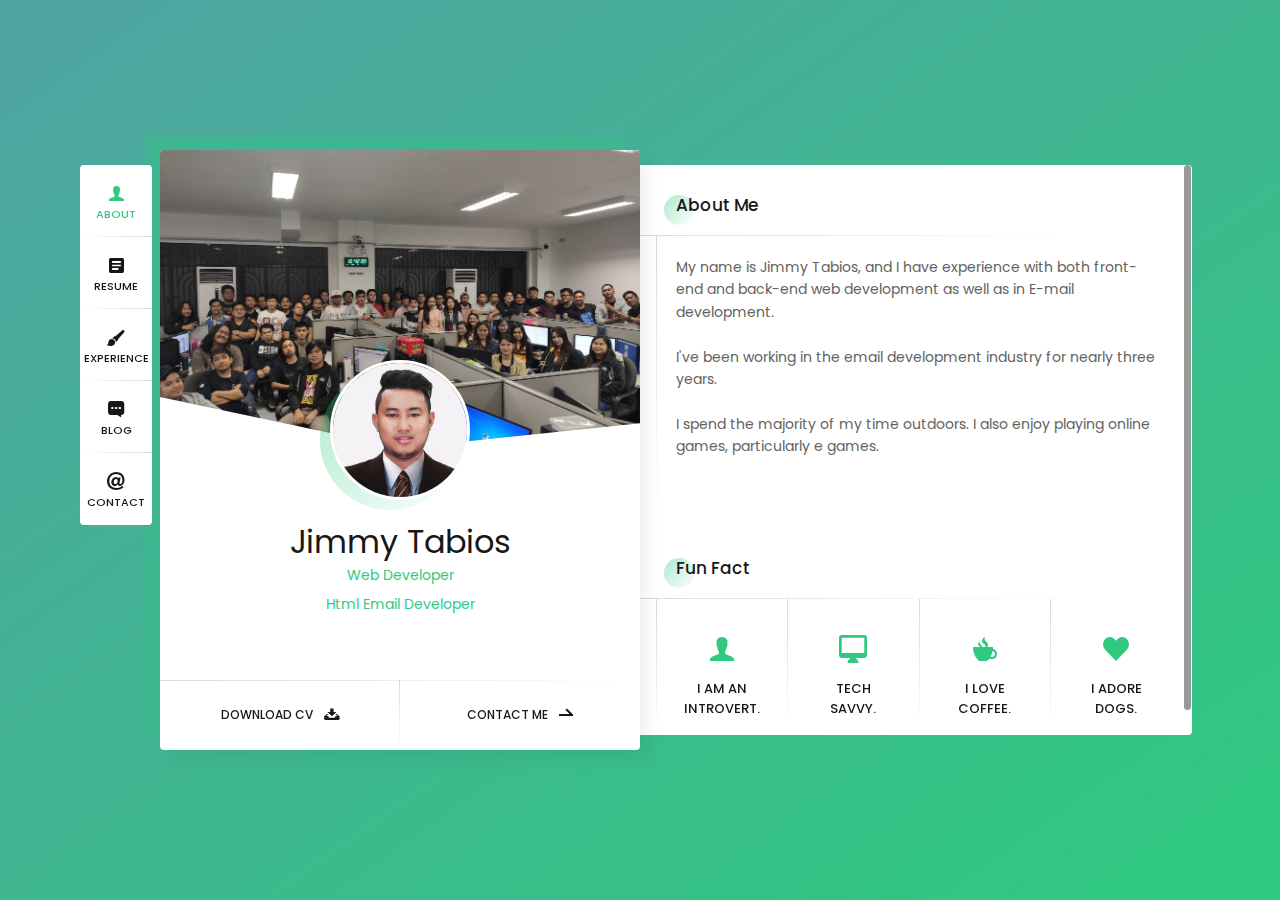
<file: index.html>
<!DOCTYPE html>
<html lang="en">
<meta http-equiv="content-type" content="text/html;charset=UTF-8" />
<head>
	<!-- Basic -->
	
	<meta charset="UTF-8" />
	<meta http-equiv="X-UA-Compatible" content="IE=edge"> 
	<title>JIMMY TABIOS</title>
	<meta name="viewport" content="width=device-width, initial-scale=1, maximum-scale=1" />
	<meta name="description" content="CV & Resume Informational Site" />
	<meta name="keywords" content="Jimmy Tabios profile site, resume site, personal site, cv, portfolio" />
	<meta name="author" content="Jimmy Tabios" />
	
	<!-- Load Fonts -->
	
	<link href="https://fonts.googleapis.com/css?family=Poppins:100,100i,200,200i,300,300i,400,400i,500,500i,600,600i,700,700i,800,800i,900,900i" rel="stylesheet">
	<link rel="stylesheet" href="https://use.fontawesome.com/releases/v5.0.9/css/all.css" integrity="sha384-5SOiIsAziJl6AWe0HWRKTXlfcSHKmYV4RBF18PPJ173Kzn7jzMyFuTtk8JA7QQG1" crossorigin="anonymous">
	<!--	Load CSS -->
	
	<link rel="stylesheet" href="css/basic.css" />
	<link rel="stylesheet" href="css/layout.css" />
	<link rel="stylesheet" href="css/blogs.css" />
	<link rel="stylesheet" href="css/ionicons.css" />
	<link rel="stylesheet" href="css/magnific-popup.css" />
	<link rel="stylesheet" href="css/animate.css" />
	<link rel="stylesheet" href="css/gradient.css" />
	
	<!--Template Colors -->
	
	<link rel="stylesheet" href="css/template-colors/green.css" />
	
	<!--
		Favicons
	-->
	<link rel="shortcut icon" href="images/icon.png">
	
</head>

<body>
	<div class="page">

		
		<!-- preloader -->
		<div class="preloader">
			<div class="centrize full-width">
				<div class="vertical-center">
					<div class="spinner">
						<div class="double-bounce1"></div>
						<div class="double-bounce2"></div>
					</div>
				</div>
			</div>
		</div>

		<!-- background -->
		<div class="background gradient">
			<ul class="bg-bubbles">
      <li></li>
      <li></li>
      <li></li>
      <li></li>
      <li></li>
      <li></li>
      <li></li>
      <li></li>
      <li></li>
      <li></li>
    </ul>
		</div>

		<!--
			Container
		-->
		<div class="container opened" data-animation-in="fadeInLeft" data-animation-out="fadeOutLeft">

			<!--
				Header
			-->
			<header class="header">

				<!-- menu -->
				<div class="top-menu">
					<ul>
						<li class="active">
							<a href="#about-card">
								<span class="icon ion-person"></span>
								<span class="link">About</span>
							</a>
						</li>
						<li>
							<a href="#resume-card">
								<span class="icon ion-android-list"></span>
								<span class="link">Resume</span>
							</a>
						</li>
						<li>
							<a href="#works-card">
								<span class="icon ion-paintbrush"></span>
								<span class="link">Experience</span>
							</a>
						</li>
						<li>
							<a href="#blog-card">
								<span class="icon ion-chatbox-working"></span>
								<span class="link">Blog</span>
							</a>
						</li>
						<li>
							<a href="#contacts-card">
								<span class="icon ion-at"></span>
								<span class="link">Contact</span>
							</a>
						</li>
					</ul>
				</div>

			</header>

			<!--
				Card - Started
			-->
			<div class="card-started" id="home-card">

				<!--
					Profile
				-->
				<div class="profile">

					<!-- profile image -->
					<div class="slide" style="background-image: url(images/Bg.jpg);"></div>

					<!-- profile photo -->
					<div class="image">
						<img src="images/profile.jpg" alt="" />
					</div>

					<!-- profile titles -->
					<div class="title">Jimmy Tabios</div>
					<div class="subtitle">Web Developer</div>
					<div class="subtitle">Html Email Developer</div>
				

					<!-- profile socials -->
					<div class="social">
						<a target="_blank" href="https://web.facebook.com/khayzer07"><span class="fab fa-facebook"></span></a>
						<a target="_blank" href="https://www.linkedin.com/in/jimmy-tabios-420995187"><span class="fab fa-linkedin"></span></a>
						<a target="_blank" href="https://twitter.com/TabiosJimmy"><span class="fab fa-twitter"></span></a>
						<a target="_blank" href="https://github.com/khayzer07"><span class="fab fa-github"></span></a>
					</div>
					
					<!-- profile buttons -->
					<div class="lnks">
						<a href="https://www.mediafire.com/file/wh8r1us5pl634ao/Tabios-Jimmy%28CV%29.pdf/file" class="lnk" target="_blank">
							<span class="text">Download CV</span>
							<span class="ion ion-archive"></span>
						</a>
						<a href="#" class="lnk discover">
							<span class="text">Contact Me</span>
							<span class="arrow"></span>
						</a>
					</div>

				</div>

			</div>

			<!-- 
				Card - About
			-->
			<div class="card-inner animated active" id="about-card">
				<div class="card-wrap">

					<!-- 
						About 
					-->
					<div class="content about">

						<!-- title -->
						<div class="title">About Me</div>

						<!-- content -->
						<div class="row">
							<div class="col col-d-12 col-t-12 col-m-12 border-line-v">
								<div class="text-box">
									<p>
										My name is Jimmy Tabios, and I have experience with both front-end and back-end web development as well as in E-mail development.
										<br><br>
										I've been working in the email development industry for nearly three years.
										<br><br>
								
		I spend the majority of my time outdoors. I also enjoy playing online games, particularly e games.
												</p>
								</div>
							</div>
							<div class="clear"></div>
						</div>

					</div>


					<!--
						Fun Fact
					-->
					<div class="content fuct">

						<!-- title -->
						<div class="title">Fun Fact</div>

						<!-- content -->
						<div class="row fuct-items">

							<!-- fuct item -->
							<div class="col col-d-3 col-t-3 col-m-6 border-line-v">
								<div class="fuct-item">
									<div class="icon"><span class="ion ion-person"></span></div>
									<div class="name">I am an introvert.</div>
								</div>
							</div>

							<!-- fuct item -->
							<div class="col col-d-3 col-t-3 col-m-6 border-line-v">
								<div class="fuct-item">
									<div class="icon"><span class="ion ion-android-desktop"></span></div>
									<div class="name">Tech <br> Savvy.</div>
								</div>
							</div>

							<!-- fuct item -->
							<div class="col col-d-3 col-t-3 col-m-6 border-line-v">
								<div class="fuct-item">
									<div class="icon"><span class="ion ion-coffee"></span></div>
									<div class="name">I love coffee.</div>
								</div>
							</div>

							<!-- fuct item -->
							<div class="col col-d-3 col-t-3 col-m-6 border-line-v">
								<div class="fuct-item">
									<div class="icon"><span class="ion ion-heart"></span></div>
									<div class="name">I adore dogs.</div>
								</div>
							</div>

							<div class="clear"></div>
						</div>

					</div>

					<!--
						Clients
					-->
				

				</div>
			</div>

			<!--
				Card - Resume
			-->
			<div class="card-inner" id="resume-card">
				<div class="card-wrap">

					<!--
						Resume
					-->
					<div class="content resume">

						<!-- title -->
						<div class="title">Resume</div>

						<!-- content -->
						<div class="row">

							<!-- experience -->
							<div class="col col-d-6 col-t-6 col-m-12 border-line-v">
								<div class="resume-title border-line-h">
									<div class="icon"><i class="ion ion-briefcase"></i></div>
									<div class="name">Experience & Seminar</div>
								</div>
								<div class="resume-items">
									<div class="resume-item border-line-h active">
										<div class="date">March 15, 2019</div>
										<div class="name">Data Science ("Making Inovation Happens")&nbsp;-Seminar</div>
										<div class="company">University of Caloocan Congresstional Campus(CSD)</div>
										<p>
											Data science is a multi-disciplinary field that uses scientific methods, processes, algorithms and systems to extract knowledge and insights from structured and unstructured data. Data science is the same concept as data mining and big data: "use the most powerful hardware, the most powerful programming systems, and the most efficient algorithms to solve problems".
										</p>
									</div>
									<div class="resume-item border-line-h active">
										<div class="date">March 15, 2019</div>
										<div class="name">Ethical Hacking ("Making Inovation Happens")&nbsp;-Seminar</div>
										<div class="company">University of Caloocan Congresstional Campus(CSD)</div>
										<p>
											Ethical Hacking sometimes called as Penetration Testing is an act of intruding/penetrating into system or networks to find out threats, vulnerabilities in those systems which a malicious attacker may find and exploit causing loss of data, financial loss or other major damages.  The purpose of ethical hacking is to improve the security of the network or systems by fixing the vulnerabilities found during testing.
										</p>
									</div>

									<div class="resume-item border-line-h active">
										<div class="date">March 15, 2019</div>
										<div class="name">UX Crash Course ("Making Inovation Happens")&nbsp;-Seminar</div>
										<div class="company">University of Caloocan Congresstional Campus(CSD)</div>
										<p>
											UX a short term for "User Experience" the process of enhancing customer satisfaction and loyalty by improving the usability, ease of use, and pleasure provided in the interaction between the customer and the product.
										</p>
									</div>

									<div class="resume-item border-line-h active">
										<div class="date">March 15, 2019</div>
										<div class="name">Search Engine Optimization(SEO) ("Making Inovation Happens")&nbsp;-Seminar</div>
										<div class="company">University of Caloocan Congresstional Campus(CSD)</div>
										<p>
											Search engine optimization (SEO) is the process of increasing the quality and quantity of website traffic, increasing visibility of a website or a web page to users of a web search engine.
										</p>
									</div>

									<div class="resume-item border-line-h active">
										<div class="date">April 30, 2018 - September 19, 2018</div>
										<div class="name">Former Intern | Application Developer </div>
										<div class="company">Metropolitan Waterworks And Sewerage System(MWSS)</div>
										<p>
											The Metropolitan Waterworks and Sewerage System is the government agency that is in charge of water privatization in Metro Manila in the Philippines. It split the water concession into an east and a west concession with Manila.
										</p>
									</div>



								</div>
							</div>

							<!-- education -->
							<div class="col col-d-6 col-t-6 col-m-12 border-line-v">
								<div class="resume-title border-line-h">
									<div class="icon"><i class="ion ion-university"></i></div>
									<div class="name">Education</div>
								</div>
								<div class="resume-items">
									<div class="resume-item border-line-h active">
										<div class="date">2015 - 2019</div>
										<div class="name">University of Caloocan City</div>
										<div class="company">Caloocan</div>
										<p>
											Bachelor of Science in Information System | University of Caloocan City
										</p>
									</div>
									<div class="resume-item border-line-h active">
										<div class="date">2011 - 2015</div>
										<div class="name">Amparo High School</div>
										<div class="company">Amparo </div>
										<p>
										Technical Drafting
										</p>
									</div>
									<div class="resume-item border-line-h active">
										<div class="date">2004 - 2010</div>
										<div class="name">Sanitas Elementary School</div>
										<div class="company">Sanitas</div>
										<p>
											Nothing to show
										</p>
									</div>
									<div class="resume-item border-line-h active">
										<div class="date">Present</div>
										<div class="name">HTML Email Developer</div>
										<div class="company">Managed uptime | sellup Inc</div>
										<div class="company"><a href="https://sellup.net/" target="_blank">Visit Website</a></div>
										<p>
											SellUP is an email marketing agency dedicated to achieving client revenue growth. We specialize in analytics, and testing solutions to help define and evolve your email campaigns. We tailor to your brand, marketing objectives, and production realities, still basing our services on performance pricing, to fit your budget. Together, we create a process to continuously grow your business. We can help any company reach their next level of performance—that in itself is an evolution.
										</p>
									</div>
								</div>
							</div>

							<div class="clear"></div>
								<hr>
						</div>

					</div>
							
					<!--
						Skills
					-->
					<div class="content skills">

						<!-- title -->
						<div class="title">My Skills</div>

						<!-- content -->
						<div class="row">

							<!-- skill item -->
							<div class="col col-d-6 col-t-6 col-m-12 border-line-v">
								<div class="skills-list">
									<div class="skill-title border-line-h">
										<div class="icon"><i class="ion ion-easel"></i></div>
										<div class="name">Design</div>
									</div>
									<ul>
										<li class="border-line-h"> 
											<div class="name">Web Design</div>
											<div class="progress">
												<div class="percentage" style="width:100%;"></div>
											</div>
										</li>
										<li class="border-line-h"> 
											<div class="name">Adobe Fireworks</div>
											<div class="progress">
												<div class="percentage" style="width:100%;"></div>
											</div>
										</li>
										<li class="border-line-h"> 
											<div class="name">Photoshop CS6</div>
											<div class="progress">
												<div class="percentage" style="width:100%;"></div>
											</div>
										</li>
										<li>
											<div class="name">Adobe Dreamweaver CS6</div>
											<div class="progress">
												<div class="percentage" style="width:100%;"></div>
											</div>
										</li>
									</ul>
								</div>
							</div>

							<!-- skill item -->
							<div class="col col-d-6 col-t-6 col-m-12 border-line-v">
								<div class="skills-list">
									<div class="skill-title border-line-h">
										<div class="icon"><i class="ion ion-code"></i></div>
										<div class="name">Coding</div>
									</div>
									<ul>
										<li class="border-line-h"> 
											<div class="name">WordPress</div>
											<div class="progress">
												<div class="percentage" style="width:100%;"></div>
											</div>
										</li>
										<li class="border-line-h"> 
											<div class="name">PHP / MYSQL</div>
											<div class="progress">
												<div class="percentage" style="width:100%;"></div>
											</div>
										</li>
										<li class="border-line-h"> 
											<div class="name">JavaScript</div>
											<div class="progress">
												<div class="percentage" style="width:100%;"></div>
											</div>
										</li>
										<li>
											<div class="name">HTML(5) / CSS</div>
											<div class="progress">
												<div class="percentage" style="width:100%;"></div>
											</div>
										</li>
									</ul>
								</div>
							</div>

							<div class="clear"></div>
						</div>

					</div>

				</div>
			</div>

			<!--
				Card - Works
			-->
			<div class="card-inner" id="works-card">
				<div class="card-wrap">

					<!--
						Works
					-->
					<div class="content works">

						<!-- title -->
						<div class="title">Experience</div>

						<!-- filters -->
						<div class="filter-menu filter-button-group">
							<div class="f_btn active">
								<label><input type="radio" name="fl_radio" value="grid-item" />All</label>
							</div>
							
						</div>

						<!-- content -->
						<div class="row grid-items border-line-v">

							<!-- work item design -->
							<div class="col col-d-6 col-t-6 col-m-12 grid-item design border-line-h">
								<div class="box-item">
									<div class="image">
										<a href="https://www.bluecore.com/"  target="_blank">
											<img src="images/works/Bluecore.png" alt="" />
											<span class="info">
												<span class="ion ion-images"></span>
											</span>
										</a>
									</div>
									
									
								</div>
							</div>
							<div class="col col-d-6 col-t-6 col-m-12 grid-item design border-line-h">
								<div class="box-item">
									<div class="image">
										<a href="https://blueshift.com/" target="_blank" >
											<img src="images/works/Blueshift.png" alt="" />
											<span class="info">
												<span class="ion ion-images"></span>
											</span>
										</a>
									</div>
									
									
								</div>
							</div>
							<div class="col col-d-6 col-t-6 col-m-12 grid-item design border-line-h">
								<div class="box-item">
									<div class="image">
										<a href="https://www.hubspot.com/" target="_blank">
											<img src="images/works/Hubspot.png" alt="" />
											<span class="info">
												<span class="ion ion-images"></span>
											</span>
										</a>
									</div>
									
									
								</div>
							</div>
							<div class="col col-d-6 col-t-6 col-m-12 grid-item design border-line-h">
								<div class="box-item">
									<div class="image">
										<a href="https://www.sailthru.com/" target="_blank">
											<img src="images/works/Sailthru.png" alt="" />
											<span class="info">
												<span class="ion ion-images"></span>
											</span>
										</a>
									</div>
									
									
								</div>
							</div>
							<div class="col col-d-6 col-t-6 col-m-12 grid-item design border-line-h">
								<div class="box-item">
									<div class="image">
										<a href="https://wordpress.com/" target="_blank">
											<img src="images/works/Wordpress.png" alt="" />
											<span class="info">
												<span class="ion ion-images"></span>
											</span>
										</a>
									</div>
									
									
								</div>
							</div>
							<div class="col col-d-6 col-t-6 col-m-12 grid-item design border-line-h">
								<div class="box-item">
									<div class="image">
										<a href="https://www.zaius.com/" target="_blank">
											<img src="images/works/Zaius.png" alt="" />
											<span class="info">
												<span class="ion ion-images"></span>
											</span>
										</a>
									</div>
									
									
								</div>
							</div>
							<div class="clear"></div>
						</div>

					</div>

				</div>
			</div>

			<!--
				Card - Blog
			-->
			<div class="card-inner blog" id="blog-card">
				<div class="card-wrap">

					<!--
						Blog
					-->
					<div class="content blog">

						<!-- title -->
						<div class="title">Latest Posts</div>

						<!-- content -->
						<div class="row border-line-v">

							<!-- blog item -->
							<div class="col col-d-12 col-t-12 col-m-12 border-line-h">
								 <h5 style="text-align: center;margin-top: 50px;">.. Nothing to show ..</h5>
							</div>

							<div class="clear"></div>
						</div>

					</div>

				</div>
			</div>

			<!--
				Card - Contacts
			-->
			<div class="card-inner contacts" id="contacts-card">
				<div class="card-wrap">

					<!--
						Conacts Info
					-->
					<div class="content contacts">

						<!-- title -->
						<div class="title">Get in Touch</div>

						<!-- content -->
						<div class="row">
							<div class="col col-d-12 col-t-12 col-m-12 border-line-v">
								
								<div class="info-list">
									<ul>
										<li><strong>Location :</strong> Philippines, Caloocan</li>
										<li><strong>Email :</strong> 4nkown@gmail.com </li>
										<li><strong>Phone :</strong> +63 906-501-8610</li>
										<li><strong>Freelance :</strong> Available</li>
									</ul>
								</div>
							</div>
							<div class="clear"></div>
						</div>

					</div>

					<!--
						Contact Form
					-->
					<div class="content contacts">

						<!-- title -->
						<div class="title">Contact Form</div>

						<!-- content -->
						<div class="row">
							<div class="col col-d-12 col-t-12 col-m-12 border-line-v">
								<div class="contact_form">
									<form id="cform" method="post">
										<div class="row">
											<div class="col col-d-6 col-t-6 col-m-12">
												<div class="group-val">
													<input type="text" name="name" placeholder="Full Name" />
												</div>
											</div>
											<div class="col col-d-6 col-t-6 col-m-12">
												<div class="group-val">
													<input type="text" name="email" placeholder="Email Address" />
												</div>
											</div>
											<div class="col col-d-12 col-t-12 col-m-12">
												<div class="group-val">
													<textarea name="message" placeholder="Your Message"></textarea>
												</div>
											</div>
										</div>
										<div class="align-left">
											<a href="#" class="button" onclick="$('#cform').submit(); return false;">
												<span class="text">Send Message</span>
												<span class="arrow"></span>
											</a>
										</div>
									</form>
									<div class="alert-success">
										<p>Thanks, your message is sent successfully.</p>
									</div>
								</div>
							</div>
							<div class="clear"></div>
						</div>

					</div>

				</div>
			</div>

		</div>
	</div>
	
	<!--
		jQuery Scripts
	-->
	<script src="js/jquery.min.js"></script>
	<script src="js/jquery.validate.js"></script>
	<script src="js/jquery.magnific-popup.js"></script>
	<script src="js/imagesloaded.pkgd.js"></script>
	<script src="js/masonry.pkgd.js"></script>
	<script src="js/masonry-filter.js"></script>
	<script src="js/jquery.slimscroll.js"></script>
	
	<!--
		Google map api
	-->
	<script src="https://maps.google.com/maps/api/js?sensor=false"></script>
	
	<!--
		Main Scripts
	-->
	<script src="js/scripts.js"></script>
	
</body>

</html>
</file>
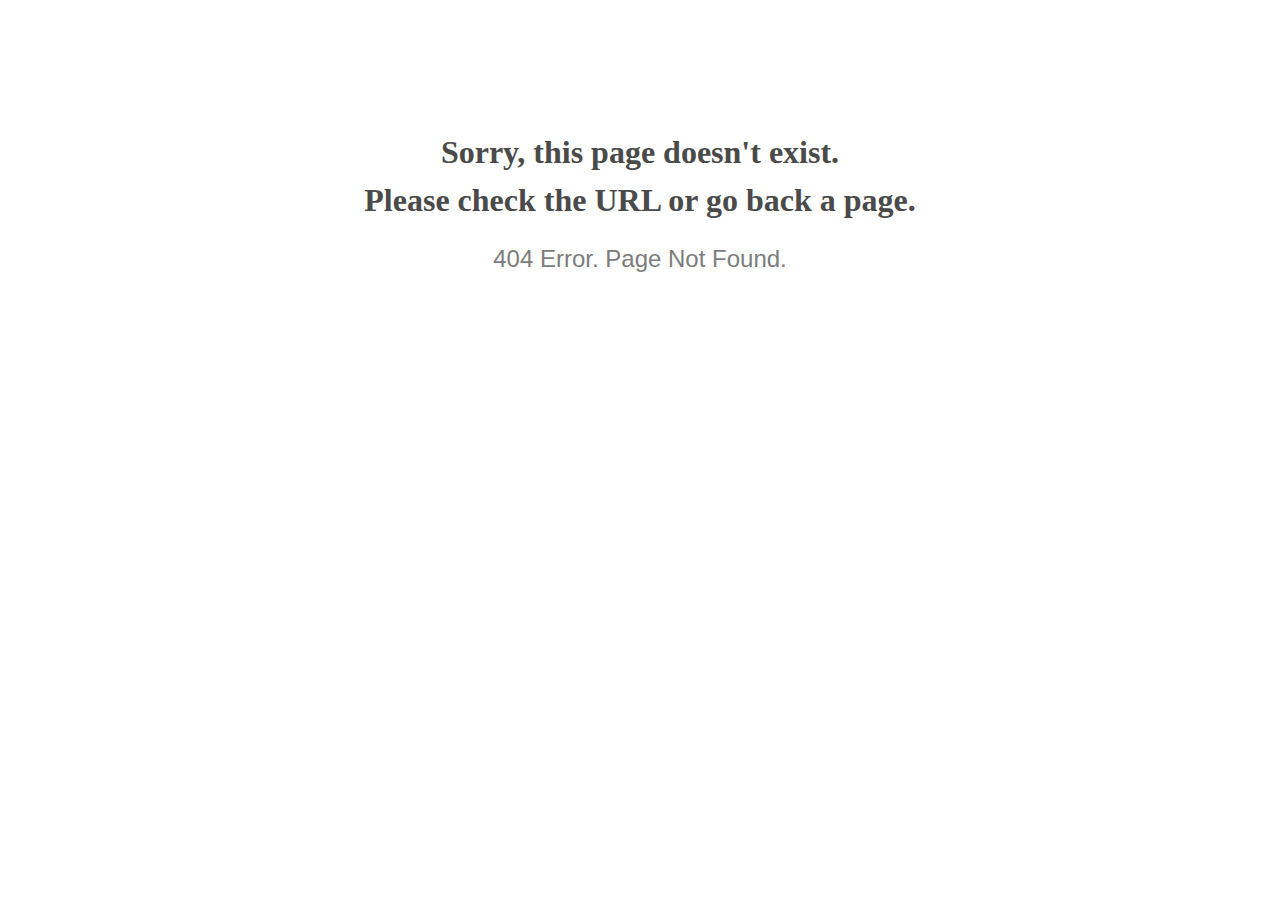
<file: fonts/ionicons790f-2.html>
<!doctype html>
<html lang="en">
<head>
  <meta charset="utf-8">
  <meta http-equiv="x-ua-compatible" content="ie=edge">
  <title>404 Error</title>
  <meta name="viewport" content="width=device-width, initial-scale=1">
  <meta name="robots" content="noindex, nofollow">
  <style>
    @media screen and (max-width:500px) {
      body { font-size: .6em; } 
    }
  </style>
</head>

<body style="text-align: center;">

  <h1 style="font-family: Georgia, serif; color: #4a4a4a; margin-top: 4em; line-height: 1.5;">
    Sorry, this page doesn't exist.<br>Please check the URL or go back a page.
  </h1>
  
  <h2 style="  font-family: Verdana, sans-serif; color: #7d7d7d; font-weight: 300;">
    404 Error. Page Not Found.
  </h2>
  
</body>

</html>
</file>
<file: css/basic.css>
/*
*	 Author: beshleyua
*	 Author URL: http://themeforest.net/user/beshleyua
*/

/* TABLE OF CONTENTS
	1. Base
	2. Container
	3. Columns
	4. Preloader
	5. Typography
	6. Forms
	7. Alignments
	8. Animations
*/

/*
	1. Basic
*/

html {
	margin-right: 0!important;
}

body {
	margin: 0;
	padding: 0;
	border: none;
	font-family: 'Poppins';
	font-size: 14px;
	color: #626262;
	background: #d8dbe2;
	letter-spacing: 0em;
	font-weight: 400;
	-webkit-font-smoothing: antialiased;
	-webkit-text-size-adjust: 100%;
}

.page {
	position: absolute;
	overflow: hidden;
	width: 100%;
	height: 100%;
}

@media (max-width: 1023px) {
	.page {
		overflow: visible;
	}

}

* {
	box-sizing: border-box;
	-webkit-box-sizing: border-box;
}

/*
	2. Container
*/
.container {
	margin: -300px 0 0 -240px;
	position: absolute;
	top: 50%;
	left: 50%;
	width: 480px;
	height: 600px;
	transform: translateX(0px);
	-webkit-transform: translateX(0px);
	-moz-transform: translateX(0px);
	-o-transform: translateX(0px);
	transition: all 0.4s ease 0s;
	-moz-transition: all 0.4s ease 0s;
	-webkit-transition: all 0.4s ease 0s;
	-o-transition: all 0.4s ease 0s;
}

.container.opened {
	transform: translateX(-240px);
	-webkit-transform: translateX(-240px);
	-moz-transform: translateX(-240px);
	-o-transform: translateX(-240px);
}

@media (max-width: 1072px) {
	.container {
		margin: -300px 0 0 -220px;
		width: 440px;
	}

	.container.opened {
		transform: translateX(-204px);
		-webkit-transform: translateX(-204px);
		-moz-transform: translateX(-204px);
		-o-transform: translateX(-204px);
	}

}

@media (max-width: 1023px) {
	.container {
		margin: 0 auto;
		position: relative;
		top: 83px;
		left: 0;
		width: auto;
		max-width: 540px;
		height: auto;
		transform: none;
		-webkit-transform: none;
		-moz-transform: none;
		-o-transform: none;
	}

	.container.opened {
		transform: none;
		-webkit-transform: none;
		-moz-transform: none;
		-o-transform: none;
	}

}

@media (max-width: 560px) {
	.container {
		margin: 0 5px;
		top: 78px;
		width: auto;
		max-width: 100%;
	}

}

.background {
	position: fixed;
	top: 0%;
	left: 0%;
	width: 100%;
	height: 100%;
	background-position: center center;
	background-repeat: no-repeat;
	background-size: cover;
	background-color: rgba(46, 202, 127, 0.4);
}

/*
	3. Columns
*/
.row {
	margin: 0 -20px;
	position: relative;
	font-size: 0;
}

.row .col {
	padding: 20px;
	position: relative;
	display: inline-block;
	vertical-align: top;
	font-size: 14px;
}

.row .col .col {
	padding-top: 0;
	padding-bottom: 20px;
}

@media (min-width: 1024px) {
	.row .col.col-d-12 {
		width: 99.996%;
	}

	.row .col.col-d-11 {
		width: 91.663%;
	}

	.row .col.col-d-10 {
		width: 83.333%;
	}

	.row .col.col-d-9 {
		width: 74.997%;
	}

	.row .col.col-d-8 {
		width: 66.664%;
	}

	.row .col.col-d-7 {
		width: 58.331%;
	}

	.row .col.col-d-6 {
		width: 49.998%;
	}

	.row .col.col-d-5 {
		width: 41.665%;
	}

	.row .col.col-d-4 {
		width: 33.332%;
	}

	.row .col.col-d-3 {
		width: 24.999%;
	}

	.row .col.col-d-2 {
		width: 16.666%;
	}

	.row .col.col-d-1 {
		width: 8.333%;
	}

}

@media (max-width: 1023px) {
	.row .col.col-t-12 {
		width: 99.996%;
	}

	.row .col.col-t-11 {
		width: 91.663%;
	}

	.row .col.col-t-10 {
		width: 83.333%;
	}

	.row .col.col-t-9 {
		width: 74.997%;
	}

	.row .col.col-t-8 {
		width: 66.664%;
	}

	.row .col.col-t-7 {
		width: 58.331%;
	}

	.row .col.col-t-6 {
		width: 49.998%;
	}

	.row .col.col-t-5 {
		width: 41.665%;
	}

	.row .col.col-t-4 {
		width: 33.332%;
	}

	.row .col.col-t-3 {
		width: 24.999%;
	}

	.row .col.col-t-2 {
		width: 16.666%;
	}

	.row .col.col-t-1 {
		width: 8.333%;
	}

}

@media (max-width: 560px) {
	.row .col.col-m-12 {
		width: 99.996%;
	}

	.row .col.col-m-11 {
		width: 91.663%;
	}

	.row .col.col-m-10 {
		width: 83.333%;
	}

	.row .col.col-m-9 {
		width: 74.997%;
	}

	.row .col.col-m-8 {
		width: 66.664%;
	}

	.row .col.col-m-7 {
		width: 58.331%;
	}

	.row .col.col-m-6 {
		width: 49.998%;
	}

	.row .col.col-m-5 {
		width: 41.665%;
	}

	.row .col.col-m-4 {
		width: 33.332%;
	}

	.row .col.col-m-3 {
		width: 24.999%;
	}

	.row .col.col-m-2 {
		width: 16.666%;
	}

	.row .col.col-m-1 {
		width: 8.333%;
	}

}

.row:after {
	content: '';
	display: block;
	clear: both;
}

.border-line-v:before {
	content: '';
	position: absolute;
	left: 0;
	top: 0;
	width: 1px;
	height: 100%;
	background: -moz-radial-gradient(top, ellipse cover, rgba(197, 202, 213, 0.7) 0%, rgba(255, 255, 255, 0) 70%);
	background: -webkit-radial-gradient(top, ellipse cover, rgba(197, 202, 213, 0.7) 0%, rgba(255, 255, 255, 0) 70%);
	background: radial-gradient(ellipse at top, rgba(197, 202, 213, 0.7) 0%, rgba(255, 255, 255, 0) 70%);
}

.border-line-h:after {
	content: '';
	position: absolute;
	left: 0;
	bottom: 0;
	width: 100%;
	height: 1px;
	background: -moz-radial-gradient(left, ellipse cover, rgba(197, 202, 213, 0.7) 0%, rgba(255, 255, 255, 0) 70%);
	background: -webkit-radial-gradient(left, ellipse cover, rgba(197, 202, 213, 0.7) 0%, rgba(255, 255, 255, 0) 70%);
	background: radial-gradient(ellipse at left, rgba(197, 202, 213, 0.7) 0%, rgba(255, 255, 255, 0) 70%);
}

/*
	4. Preloader
*/
.preloader {
	position: fixed;
	top: 0;
	left: 0;
	width: 100%;
	height: 100%;
	text-align: center;
	background: #ffffff;
	z-index: 1000;
}

.preloader .spinner {
	position: relative;
	display: inline-block;
	width: 40px;
	height: 40px;
}

.preloader .spinner .double-bounce1,
.preloader .spinner .double-bounce2 {
	position: absolute;
	top: 0;
	left: 0;
	width: 100%;
	height: 100%;
	background: #2eca7f;
	opacity: 1;
	-webkit-animation: sk-bounce 2s infinite ease-in-out;
	animation: sk-bounce 2s infinite ease-in-out;
	border-radius: 50%;
	-moz-border-radius: 50%;
	-webkit-border-radius: 50%;
	-khtml-border-radius: 50%;
}

.preloader .spinner .double-bounce2 {
	-webkit-animation-delay: -1s;
	animation-delay: -1s;
	opacity: 0.1;
}

/*
	5. Typography
*/
h1,
h2,
h3,
h4,
h5,
h6 {
	margin: 0 0 5px 0;
	font-family: 'Poppins';
	font-size: 25px;
	color: #171717;
	line-height: 33px;
	font-weight: 500;
}

h2 {
	font-size: 24px;
}

h3 {
	font-size: 22px;
}

h4 {
	font-size: 20px;
}

h5 {
	font-size: 18px;
}

h6 {
	font-size: 16px;
}

p {
	font-size: 14px;
	line-height: 1.6;
	padding: 0;
	margin: 0 0 20px 0;
}

strong {
	font-weight: 500;
}

/* links, buttons */
.lnks {
	position: absolute;
	bottom: 0;
	left: 0;
	width: 100%;
	height: 70px;
	z-index: 10;
}

.lnks:before {
	content: '';
	position: absolute;
	left: 0;
	top: 0;
	width: 100%;
	height: 1px;
	background: -moz-radial-gradient(left, ellipse cover, rgba(197, 202, 213, 0.7) 0%, rgba(255, 255, 255, 0) 70%);
	background: -webkit-radial-gradient(left, ellipse cover, rgba(197, 202, 213, 0.7) 0%, rgba(255, 255, 255, 0) 70%);
	background: radial-gradient(ellipse at left, rgba(197, 202, 213, 0.7) 0%, rgba(255, 255, 255, 0) 70%);
}

.lnk,
.button {
	position: relative;
	float: left;
	width: 50%;
	height: 70px;
	line-height: 70px;
	font-size: 12px;
	color: #171717;
	font-weight: 500;
	text-align: center;
	text-decoration: none;
	text-transform: uppercase;
	border: none;
}

.lnk:before,
.button:before {
	content: '';
	position: absolute;
	right: 0;
	top: 0;
	width: 1px;
	height: 100%;
	background: -moz-radial-gradient(top, ellipse cover, rgba(197, 202, 213, 0.7) 0%, rgba(255, 255, 255, 0) 70%);
	background: -webkit-radial-gradient(top, ellipse cover, rgba(197, 202, 213, 0.7) 0%, rgba(255, 255, 255, 0) 70%);
	background: radial-gradient(ellipse at top, rgba(197, 202, 213, 0.7) 0%, rgba(255, 255, 255, 0) 70%);
}

.lnk .ion,
.button .ion,
.lnk .arrow,
.button .arrow {
	margin: 0 0 0 8px;
	position: relative;
	top: -2px;
	display: inline-block;
	vertical-align: middle;
	font-size: 18px;
	transition: all 0.3s ease 0s;
	-moz-transition: all 0.3s ease 0s;
	-webkit-transition: all 0.3s ease 0s;
	-o-transition: all 0.3s ease 0s;
}

.lnk .arrow,
.button .arrow {
	top: -1px;
	width: 14px;
	height: 2px;
}

.lnk .arrow:before,
.button .arrow:before,
.lnk .arrow:after,
.button .arrow:after {
	content: '';
	position: absolute;
	left: 0;
	top: 0;
	width: 100%;
	height: 100%;
	background: #171717;
	transition: all 0.3s ease 0s;
	-moz-transition: all 0.3s ease 0s;
	-webkit-transition: all 0.3s ease 0s;
	-o-transition: all 0.3s ease 0s;
}

.lnk .arrow:after,
.button .arrow:after {
	left: auto;
	top: auto;
	right: 0;
	bottom: 3px;
	width: 8px;
	height: 2px;
	transform: rotate(45deg);
	-webkit-transform: rotate(45deg);
	-moz-transform: rotate(45deg);
	-o-transform: rotate(45deg);
}

.lnk .text,
.button .text {
	transition: all 0.3s ease 0s;
	-moz-transition: all 0.3s ease 0s;
	-webkit-transition: all 0.3s ease 0s;
	-o-transition: all 0.3s ease 0s;
}

.lnk:last-child:before,
.button:last-child:before {
	display: none;
}

.lnk:hover,
.button:hover {
	color: #2eca7f;
}

.lnk:hover .ion,
.button:hover .ion {
	color: #2eca7f;
}

.lnk:hover .arrow:before,
.button:hover .arrow:before,
.lnk:hover .arrow:after,
.button:hover .arrow:after {
	background: #2eca7f;
}

.button {
	display: inline-block;
	float: none;
	width: auto;
}

a {
	color: #626262;
	text-decoration: none;
	opacity: 1;
	outline: none;
}

a:hover {
	text-decoration: none;
	color: #2eca7f;
}

/* lists */
ol,
ul {
	list-style: none;
	margin-top: 0px;
	margin-bottom: 0px;
	padding-left: 0px;
}

ul ul,
ul ol,
ol ol,
ol ul {
	margin-bottom: 0px;
}

li {
	margin-bottom: 0px;
}

/* code */
code {
	background: #d8dbe2;
	font-size: 16px;
	font-family: 'Poppins';
	margin: 20px 0;
	padding: 10px 20px;
}

/* tables */
table {
	width: 100%;
	margin: 30px 0;
	padding: 0;
	border-collapse: collapse;
}

th {
	font-weight: 500;
	border: none;
	border-bottom: 1px solid #d8dbe2;
	color: #171717;
	padding: 12px 15px;
	text-align: left;
}

td {
	border: none;
	border-bottom: 1px solid #d8dbe2;
	padding: 12px 15px;
	text-align: left;
	color: #626262;
}

/* blockquote */
blockquote {
	font-family: 'Poppins';
}

/*
	6. Forms
*/
input,
textarea,
button {
	margin: 0;
	padding: 0;
	display: block;
	font-family: 'Poppins';
	font-size: 13px;
	width: 100%;
	height: 60px;
	color: #171717;
	background: none;
	border: none;
	border-bottom: 1px solid #d8dbe2;
	-webkit-appearance: none;
	-moz-appearance: none;
	appearance: none;
	resize: none;
	outline: 0;
	transition: all 0.3s ease 0s;
	-moz-transition: all 0.3s ease 0s;
	-webkit-transition: all 0.3s ease 0s;
	-o-transition: all 0.3s ease 0s;
	border-radius: 0px;
	-moz-border-radius: 0px;
	-webkit-border-radius: 0px;
	-khtml-border-radius: 0px;
}

input:focus,
textarea:focus,
button:focus {
	color: #171717;
	border-bottom: 1px solid #2eca7f;
}

textarea {
	padding: 15px 0;
	height: 80px;
}

button {
	width: auto;
	display: inline-block;
	vertical-align: top;
	color: #171717;
	border-bottom: 1px solid #d8dbe2;
	text-align: left;
	cursor: pointer;
}

button:hover {
	border-bottom: 1px solid #2eca7f;
}

label,
legend {
	display: block;
	padding-bottom: 10px;
	font-family: 'Poppins';
	font-size: 14px;
}

fieldset {
	border-width: 0;
	padding: 0;
}

input[type="checkbox"],
input[type="radio"] {
	display: inline;
}

::-webkit-input-placeholder {
	color: #999999;
}

:-moz-placeholder {
	color: #999999;
}

::-moz-placeholder {
	color: #999999;
}

:-ms-input-placeholder {
	color: #999999;
}

input:focus::-webkit-input-placeholder,
textarea:focus::-webkit-input-placeholder {
	color: #171717;
}

input:focus:-moz-placeholder,
textarea:focus:-moz-placeholder {
	color: #171717;
}

input:focus::-moz-placeholder,
textarea:focus::-moz-placeholder {
	color: #171717;
}

input:focus:-ms-input-placeholder,
textarea:focus:-ms-input-placeholder {
	color: #171717;
}

input.error,
textarea.error {
	border-bottom: 1px solid #ff0000 !important;
}

label.error {
	display: none!important;
}

input.error::-moz-placeholder,
textarea.error::-moz-placeholder {
	color: #ff0000;
}

input.error:-moz-placeholder,
textarea.error:-moz-placeholder {
	color: #ff0000;
}

input.error:-ms-input-placeholder,
textarea.error:-ms-input-placeholder {
	color: #ff0000;
}

input.error::-webkit-input-placeholder,
textarea.error::-webkit-input-placeholder {
	color: #ff0000;
}

/*
	7. Alignments
*/
.align-center {
	text-align: center !important;
}

.align-right {
	text-align: right !important;
}

.align-left {
	text-align: left !important;
}

.pull-right {
	float: right !important;
}

.pull-left {
	float: left !important;
}

.pull-none {
	float: none !important;
}

/* width */
.full-width {
	max-width: 100% !important;
	width: 100% !important;
}

.full-max-width {
	max-width: 100% !important;
	width: auto !important;
}

/* vertical align */
.centrize {
	display: table !important;
	table-layout: fixed !important;
	height: 100% !important;
	position: relative !important;
}

.vertical-center {
	display: table-cell !important;
	vertical-align: middle !important;
}

.vertical-top {
	display: table-cell !important;
	vertical-align: top !important;
}

.vertical-bottom {
	display: table-cell !important;
	vertical-align: bottom !important;
}

/* text formating */
.text-uppercase {
	text-transform: uppercase !important;
}

.text-lowercase {
	text-transform: lowercase !important;
}

.text-capitalize {
	text-transform: capitalize !important;
}

.text-regular {
	font-weight: 400 !important;
}

.text-bold {
	font-weight: 700 !important;
}

.text-italic {
	font-style: italic !important;
}

/* clearing */
.clear {
	clear: both;
}

/*
	8. Animations
*/
/* flip cards */
.FlipIn {
	-webkit-backface-visibility: visible !important;
	backface-visibility: visible !important;
	-webkit-animation-duration: 0.7s !important;
	animation-duration: 0.7s !important;
	-webkit-animation-name: FlipIn;
	animation-name: FlipIn;
}

@-webkit-keyframes FlipIn {
	from {
		-webkit-transform: perspective(400px) rotate3d(0, 1, 0, 90deg);
		transform: perspective(400px) rotate3d(0, 1, 0, 90deg);
		-webkit-animation-timing-function: ease-in;
		animation-timing-function: ease-in;
		opacity: 0;
	}

	60% {
		-webkit-transform: perspective(400px) rotate3d(0, 1, 0, 0deg);
		transform: perspective(400px) rotate3d(0, 1, 0, 0deg);
		opacity: 1;
	}

	80% {
		-webkit-transform: perspective(400px) rotate3d(0, 1, 0, -5deg);
		transform: perspective(400px) rotate3d(0, 1, 0, -5deg);
	}

	to {
		-webkit-transform: perspective(400px);
		transform: perspective(400px);
	}

}

@keyframes FlipIn {
	from {
		-webkit-transform: perspective(400px) rotate3d(0, 1, 0, 90deg);
		transform: perspective(400px) rotate3d(0, 1, 0, 90deg);
		-webkit-animation-timing-function: ease-in;
		animation-timing-function: ease-in;
		opacity: 0;
	}

	60% {
		-webkit-transform: perspective(400px) rotate3d(0, 1, 0, 0deg);
		transform: perspective(400px) rotate3d(0, 1, 0, 0deg);
		opacity: 1;
	}

	80% {
		-webkit-transform: perspective(400px) rotate3d(0, 1, 0, -5deg);
		transform: perspective(400px) rotate3d(0, 1, 0, -5deg);
	}

	to {
		-webkit-transform: perspective(400px);
		transform: perspective(400px);
	}

}

.FlipOut {
	-webkit-animation-duration: 0.7s !important;
	animation-duration: 0.7s !important;
	-webkit-backface-visibility: visible !important;
	backface-visibility: visible !important;
	-webkit-animation-name: FlipOut;
	animation-name: FlipOut;
}

@-webkit-keyframes FlipOut {
	from {
		-webkit-transform: perspective(400px);
		transform: perspective(400px);
	}

	30% {
		-webkit-transform: perspective(400px) rotate3d(0, 1, 0, -5deg);
		transform: perspective(400px) rotate3d(0, 1, 0, -5deg);
		opacity: 1;
	}

	to {
		-webkit-transform: perspective(400px) rotate3d(0, 1, 0, 90deg);
		transform: perspective(400px) rotate3d(0, 1, 0, 90deg);
		opacity: 0;
	}

}

@keyframes FlipOut {
	from {
		-webkit-transform: perspective(400px);
		transform: perspective(400px);
	}

	30% {
		-webkit-transform: perspective(400px) rotate3d(0, 1, 0, -5deg);
		transform: perspective(400px) rotate3d(0, 1, 0, -5deg);
		opacity: 1;
	}

	to {
		-webkit-transform: perspective(400px) rotate3d(0, 1, 0, 90deg);
		transform: perspective(400px) rotate3d(0, 1, 0, 90deg);
		opacity: 0;
	}

}

/* preloader */
@-webkit-keyframes sk-bounce {
	0%,
	100% {
		-webkit-transform: scale(0);
	}

	50% {
		-webkit-transform: scale(1);
	}

}

@keyframes sk-bounce {
	0%,
	100% {
		transform: scale(0);
		-webkit-transform: scale(0);
	}

	50% {
		transform: scale(1);
		-webkit-transform: scale(1);
	}

}
</file>
<file: css/layout.css>
/*
*	 Author: beshleyua
*	 Author URL: http://themeforest.net/user/beshleyua
*/

/* TABLE OF CONTENTS
	1. Base
	2. Container
	3. Columns
	4. Preloader
	5. Typography
	6. Forms
	7. Alignments
	8. Animations
*/

/*
	1. Header
*/

.header {
	position: absolute;
	left: -80px;
	top: 15px;
	width: 72px;
	z-index: 100;
	text-align: center;
	opacity: 1;
	visibility: visible;
	border-radius: 4px;
	-moz-border-radius: 4px;
	-webkit-border-radius: 4px;
	-khtml-border-radius: 4px;
}

.header.active {
	opacity: 1!important;
	visibility: visible!important;
}

.header .top-menu {
	width: 100%;
	font-size: 0;
}

.header .top-menu ul li {
	display: block;
	transition: color 0.3s ease 0s;
	-moz-transition: color 0.3s ease 0s;
	-webkit-transition: color 0.3s ease 0s;
	-o-transition: color 0.3s ease 0s;
}

.header .top-menu ul li:first-child a {
	border-radius: 4px 4px 0 0;
	-moz-border-radius: 4px 4px 0 0;
	-webkit-border-radius: 4px 4px 0 0;
	-khtml-border-radius: 4px 4px 0 0;
}

.header .top-menu ul li:last-child a {
	border-radius: 0 0 4px 4px;
	-moz-border-radius: 0 0 4px 4px;
	-webkit-border-radius: 0 0 4px 4px;
	-khtml-border-radius: 0 0 4px 4px;
	border: none;
}

.header .top-menu ul li:last-child a:before {
	display: none;
}

.header .top-menu ul li a {
	position: relative;
	overflow: hidden;
	display: block;
	height: 72px;
	color: #171717;
	text-align: center;
	background: #ffffff;
}

.header .top-menu ul li a:before {
	content: '';
	position: absolute;
	left: 0;
	bottom: 0;
	width: 100%;
	height: 1px;
	background: -moz-radial-gradient(right, ellipse cover, rgba(197, 202, 213, 0.7) 0%, rgba(255, 255, 255, 0) 70%);
	background: -webkit-radial-gradient(right, ellipse cover, rgba(197, 202, 213, 0.7) 0%, rgba(255, 255, 255, 0) 70%);
	background: radial-gradient(ellipse at right, rgba(197, 202, 213, 0.7) 0%, rgba(255, 255, 255, 0) 70%);
}

.header .top-menu ul li a .icon {
	margin: -27px 0 0 -20px;
	position: absolute;
	top: 50%;
	left: 50%;
	width: 40px;
	height: 40px;
	font-size: 20px;
	color: #171717;
	line-height: 40px;
	border-radius: 30px;
	-moz-border-radius: 30px;
	-webkit-border-radius: 30px;
	-khtml-border-radius: 30px;
	transition: all 0.3s ease 0s;
	-moz-transition: all 0.3s ease 0s;
	-webkit-transition: all 0.3s ease 0s;
	-o-transition: all 0.3s ease 0s;
}

.header .top-menu ul li a .link {
	position: absolute;
	left: 0;
	top: 57%;
	width: 100%;
	display: block;
	font-size: 11px;
	font-weight: 500;
	text-transform: uppercase;
	transition: all 0.3s ease 0s;
	-moz-transition: all 0.3s ease 0s;
	-webkit-transition: all 0.3s ease 0s;
	-o-transition: all 0.3s ease 0s;
}

.header .top-menu ul li:hover a,
.header .top-menu ul li.active a {
	color: #2eca7f;
}

.header .top-menu ul li:hover a .icon,
.header .top-menu ul li.active a .icon,
.header .top-menu ul li:hover a .link,
.header .top-menu ul li.active a .link {
	color: #2eca7f;
}

@media (max-width: 1023px) {
	.header {
		position: fixed;
		left: 0;
		top: -4px;
		width: 100%;
		height: 72px;
		display: flex;
		align-items: center;
		justify-content: center;
	}

	.header .top-menu {
		margin: 0 auto;
		max-width: 540px;
		display: flex;
		box-shadow: 0 0 25px rgba(0, 0, 0, 0.05);
	}

	.header .top-menu ul {
		display: flex;
		width: 100%;
	}

	.header .top-menu ul li {
		display: block;
		width: 100%;
	}

	.header .top-menu ul li:first-child a {
		border-radius: 4px 0 0 4px;
		-moz-border-radius: 4px 0 0 4px;
		-webkit-border-radius: 4px 0 0 4px;
		-khtml-border-radius: 4px 0 0 4px;
	}

	.header .top-menu ul li:last-child a {
		border-radius: 0 4px 4px 0;
		-moz-border-radius: 0 4px 4px 0;
		-webkit-border-radius: 0 4px 4px 0;
		-khtml-border-radius: 0 4px 4px 0;
	}

	.header .top-menu ul li a:before {
		content: '';
		position: absolute;
		left: 0;
		bottom: 0;
		width: 1px;
		height: 100%;
		background: -moz-radial-gradient(top, ellipse cover, rgba(197, 202, 213, 0.7) 0%, rgba(255, 255, 255, 0) 70%);
		background: -webkit-radial-gradient(top, ellipse cover, rgba(197, 202, 213, 0.7) 0%, rgba(255, 255, 255, 0) 70%);
		background: radial-gradient(ellipse at top, rgba(197, 202, 213, 0.7) 0%, rgba(255, 255, 255, 0) 70%);
	}

}

@media (max-width: 560px) {
	.header {
		padding: 0 5px;
		width: 100%;
	}

	.header .top-menu {
		max-width: 100%;
	}

}

/*
	2. Card - Started
*/
.card-started {
	position: relative;
	width: 100%;
	height: 600px;
	z-index: 11;
	border-radius: 4px;
	-moz-border-radius: 4px;
	-webkit-border-radius: 4px;
	-khtml-border-radius: 4px;
}

.card-started:before {
	content: '';
	position: absolute;
	top: 0;
	left: 0;
	width: 100%;
	height: 100%;
	box-shadow: 10px 10px 15px rgba(0, 0, 0, 0.05);
	border-radius: 0 0 4px 0;
	-moz-border-radius: 0 0 4px 0;
	-webkit-border-radius: 0 0 4px 0;
	-khtml-border-radius: 0 0 4px 0;
}

.card-started:after {
	content: '';
	position: absolute;
	left: -15px;
	top: -15px;
	width: 100%;
	height: 100%;
	background: -moz-linear-gradient(-45deg, rgba(46, 202, 127, 0.4) 0%, rgba(46, 202, 127, 0.01) 100%);
	background: -webkit-linear-gradient(-45deg, rgba(46, 202, 127, 0.4) 0%, rgba(46, 202, 127, 0.01) 100%);
	background: linear-gradient(135deg, rgba(46, 202, 127, 0.4) 0%, rgba(46, 202, 127, 0.01) 100%);
	border-radius: 4px;
	-moz-border-radius: 4px;
	-webkit-border-radius: 4px;
	-khtml-border-radius: 4px;
}

.card-started .profile {
	padding: 210px 50px 50px 50px;
	position: relative;
	height: 100%;
	background: #ffffff;
	text-align: center;
	z-index: 10;
	border-radius: 4px;
	-moz-border-radius: 4px;
	-webkit-border-radius: 4px;
	-khtml-border-radius: 4px;
}

.card-started .profile.no-photo {
	padding-top: 340px;
}

.card-started .profile.no-photo .image {
	display: none;
}

.card-started .profile .slide {
	position: absolute;
	overflow: hidden;
	left: 0;
	top: 0;
	width: 100%;
	height: 300px;
	background-color: #626262;
	background-repeat: no-repeat;
	background-position: center center;
	background-size: cover;
	border-radius: 4px 4px 0 0;
	-moz-border-radius: 4px 4px 0 0;
	-webkit-border-radius: 4px 4px 0 0;
	-khtml-border-radius: 4px 4px 0 0;
}

.card-started .profile .slide:before,
.card-started .profile .slide:after {
	content: '';
	position: absolute;
	left: -25%;
	bottom: -198px;
	width: 700px;
	height: 200px;
	background: #ffffff;
	transform: rotate(12deg);
	-webkit-transform: rotate(12deg);
	-moz-transform: rotate(12deg);
	-o-transform: rotate(12deg);
}

.card-started .profile .slide:after {
	left: auto;
	right: -25%;
	transform: rotate(-6deg);
	-webkit-transform: rotate(-6deg);
	-moz-transform: rotate(-6deg);
	-o-transform: rotate(-6deg);
}

.card-started .profile .image {
	margin: 0 0 20px 0;
	position: relative;
	display: inline-block;
	width: 140px;
}

.card-started .profile .image:before {
	content: '';
	position: absolute;
	top: 10px;
	left: -10px;
	width: 100%;
	height: 100%;
	background: -moz-linear-gradient(-45deg, rgba(46, 202, 127, 0.4) 0%, rgba(46, 202, 127, 0.01) 100%);
	background: -webkit-linear-gradient(-45deg, rgba(46, 202, 127, 0.4) 0%, rgba(46, 202, 127, 0.01) 100%);
	background: linear-gradient(135deg, rgba(46, 202, 127, 0.4) 0%, rgba(46, 202, 127, 0.01) 100%);
	border-radius: 100%;
	-moz-border-radius: 100%;
	-webkit-border-radius: 100%;
	-khtml-border-radius: 100%;
}

.card-started .profile .image img {
	position: relative;
	display: block;
	width: 100%;
	height: auto;
	border: 3px solid #ffffff;
	border-radius: 100%;
	-moz-border-radius: 100%;
	-webkit-border-radius: 100%;
	-khtml-border-radius: 100%;
}

.card-started .profile .title {
	margin: 0 0 10px 0;
	font-size: 32px;
	color: #171717;
	line-height: 32px;
	font-weight: 400;
}

.card-started .profile .subtitle {
	margin: 0 0 15px 0;
	font-size: 14px;
	color: #2eca7f;
	line-height: 14px;
	font-weight: 400;
}

.card-started .profile .social a {
	margin: 0 6px;
	display: inline-block;
	vertical-align: middle;
}

.card-started .profile .social a .ion, .card-started .profile .social a .fab, .card-started .profile .social a .fas {
	font-size: 16px;
	color: #171717;
	transition: all 0.3s ease 0s;
	-moz-transition: all 0.3s ease 0s;
	-webkit-transition: all 0.3s ease 0s;
	-o-transition: all 0.3s ease 0s;
}

.card-started .profile .social a:hover .ion, .card-started .profile .social a:hover .fab, .card-started .profile .social a:hover .fas {
	color: #2eca7f;
}

.card-started .profile .lnk.active.discover .arrow {
	transform: scaleX(-1);
	-webkit-transform: scaleX(-1);
	-moz-transform: scaleX(-1);
	-o-transform: scaleX(-1);
}

@media (max-width: 560px) {
	.card-started {
		height: 480px;
	}

	.card-started:after {
		display: none;
	}

	.card-started .profile {
		padding: 135px 25px 25px 25px;
	}

	.card-started .profile.no-photo {
		padding-top: 250px;
	}

	.card-started .profile .slide {
		height: 200px;
	}

	.card-started .profile .image {
		margin: 0 0 15px 0;
		width: 124px;
	}

	.card-started .profile .title {
		font-size: 28px;
		line-height: 28px;
	}

}

/*
	3. Cards
*/
.card-inner {
	padding: 0;
	position: absolute;
	overflow: hidden;
	left: 95%;
	top: 15px;
	width: 120%;
	height: 570px;
	background: #ffffff;
	transform-origin: center left;
	opacity: 0;
	visibility: hidden;
	z-index: 8;
	border-radius: 4px;
	-moz-border-radius: 4px;
	-webkit-border-radius: 4px;
	-khtml-border-radius: 4px;
	transition: visibility 1s linear, opacity 0.5s linear;
	-moz-transition: visibility 1s linear, opacity 0.5s linear;
	-webkit-transition: visibility 1s linear, opacity 0.5s linear;
	-o-transition: visibility 1s linear, opacity 0.5s linear;
}

.card-inner.animated {
	opacity: 1;
	visibility: visible;
	z-index: 9;
}

.card-inner.active {
	opacity: 1;
	visibility: visible;
	z-index: 10;
}

.card-inner.hidden {
	opacity: 0;
	visibility: hidden;
	z-index: 9;
}

.card-inner:before,
.card-inner:after {
	content: '';
	position: absolute;
	top: 0;
	left: 0;
	right: 20px;
	height: 20px;
	background: #ffffff;
	z-index: 10;
}

.card-inner:after {
	top: auto;
	bottom: 0;
}

.card-inner .card-wrap {
	padding: 30px 30px 30px 60px;
	position: relative;
	overflow-x: hidden;
	height: 100%;
}

@media (max-width: 1072px) {
	.card-inner {
		width: 115%;
	}

}

@media (max-width: 1023px) {
	.card-inner {
		position: relative;
		margin: 15px 0;
		left: 0;
		top: 0;
		width: auto;
		height: auto;
		opacity: 1;
		visibility: visible;
	}

	.card-inner .card-wrap {
		padding: 30px 30px 30px 40px;
		overflow: visible;
		height: auto;
	}

	.card-inner:last-child {
		margin-bottom: 50px;
	}

}

@media (max-width: 560px) {
	.card-inner {
		margin: 10px 0;
	}

	.card-inner .card-wrap {
		padding: 30px;
	}

	.card-inner:last-child {
		margin-bottom: 10px;
	}

}

/* content */
.content {
	margin: 0 0 60px 0;
	position: relative;
}

.content:last-child {
	margin-bottom: 0;
}

.content .title {
	margin: 0 0 15px 0;
	padding: 0 0 5px 0;
	position: relative;
	font-size: 17px;
	color: #171717;
	line-height: 21px;
	font-weight: 500;
}

.content .title:before {
	content: '';
	position: absolute;
	left: -12px;
	top: 0;
	width: 30px;
	height: 30px;
	background: -moz-linear-gradient(-45deg, rgba(46, 202, 127, 0.4) 0%, rgba(46, 202, 127, 0.01) 100%);
	background: -webkit-linear-gradient(-45deg, rgba(46, 202, 127, 0.4) 0%, rgba(46, 202, 127, 0.01) 100%);
	background: linear-gradient(135deg, rgba(46, 202, 127, 0.4) 0%, rgba(46, 202, 127, 0.01) 100%);
	z-index: -1;
	border-radius: 30px;
	-moz-border-radius: 30px;
	-webkit-border-radius: 30px;
	-khtml-border-radius: 30px;
}

.content .title:after {
	content: '';
	position: absolute;
	left: -60px;
	bottom: -15px;
	width: 95%;
	height: 1px;
	background: -moz-radial-gradient(left, ellipse cover, rgba(197, 202, 213, 0.7) 0%, rgba(255, 255, 255, 0) 70%);
	background: -webkit-radial-gradient(left, ellipse cover, rgba(197, 202, 213, 0.7) 0%, rgba(255, 255, 255, 0) 70%);
	background: radial-gradient(ellipse at left, rgba(197, 202, 213, 0.7) 0%, rgba(255, 255, 255, 0) 70%);
}

/*
	4. Card - About
*/
/* 4.1 About */
.info-list ul li {
	display: inline-block;
	width: 48%;
	line-height: 1.6;
}

.info-list ul li strong {
	display: inline-block;
	font-size: 13px;
	color: #171717;
	font-weight: 500;
	text-transform: uppercase;
}

@media (max-width: 560px) {
	.info-list ul li {
		display: block;
		width: auto;
	}

}

/* 4.2 Services */
.service-items {
	font-size: 0;
}

.service-items.border-line-v:after {
	margin: 0 0 0 -1px;
	content: '';
	position: absolute;
	left: 50%;
	top: 0;
	width: 1px;
	height: 100%;
	background: -moz-radial-gradient(top, ellipse cover, rgba(197, 202, 213, 0.7) 0%, rgba(255, 255, 255, 0) 70%);
	background: -webkit-radial-gradient(top, ellipse cover, rgba(197, 202, 213, 0.7) 0%, rgba(255, 255, 255, 0) 70%);
	background: radial-gradient(ellipse at top, rgba(197, 202, 213, 0.7) 0%, rgba(255, 255, 255, 0) 70%);
}

.service-items .service-item {
	text-align: left;
}

.service-items .service-item .icon {
	margin: 0;
	width: 60px;
	height: 60px;
	text-align: center;
	font-size: 32px;
	color: #2eca7f;
	background: -moz-linear-gradient(-45deg, rgba(46, 202, 127, 0.4) 0%, rgba(46, 202, 127, 0.01) 100%);
	background: -webkit-linear-gradient(-45deg, rgba(46, 202, 127, 0.4) 0%, rgba(46, 202, 127, 0.01) 100%);
	background: linear-gradient(135deg, rgba(46, 202, 127, 0.4) 0%, rgba(46, 202, 127, 0.01) 100%);
	border-radius: 60px;
	-moz-border-radius: 60px;
	-webkit-border-radius: 60px;
	-khtml-border-radius: 60px;
}

.service-items .service-item .icon .ion, .service-items .service-item .icon .fab, .service-items .service-item .icon .fas {
	display: block;
	line-height: 60px;
}

.service-items .service-item .name {
	margin: 15px 0 10px 0;
	font-size: 13px;
	color: #171717;
	font-weight: 500;
	text-transform: uppercase;
}

.service-items .service-item p {
	margin: 0;
}

@media (max-width: 560px) {
	.service-items.border-line-v:after {
		display: none;
	}

	.service-items .col:after {
		content: '';
		position: absolute;
		left: 0;
		bottom: 0;
		width: 100%;
		height: 1px;
		background: -moz-radial-gradient(left, ellipse cover, rgba(197, 202, 213, 0.7) 0%, rgba(255, 255, 255, 0) 70%);
		background: -webkit-radial-gradient(left, ellipse cover, rgba(197, 202, 213, 0.7) 0%, rgba(255, 255, 255, 0) 70%);
		background: radial-gradient(ellipse at left, rgba(197, 202, 213, 0.7) 0%, rgba(255, 255, 255, 0) 70%);
	}

}

/* 4.3 Pricing */
.pricing-items {
	font-size: 0;
}

.pricing-items .pricing-item {
	padding: 0 0 70px 0;
	text-align: center;
}

.pricing-items .pricing-item .icon {
	margin: 0 auto;
	width: 40px;
	height: 40px;
	text-align: center;
	font-size: 32px;
	color: #2eca7f;
}

.pricing-items .pricing-item .icon .ion, .pricing-items .pricing-item .icon .fab, .pricing-items .pricing-item .icon .fas {
	display: block;
	line-height: 40px;
}

.pricing-items .pricing-item .name {
	margin: 0 0 30px 0;
	font-size: 13px;
	color: #171717;
	font-weight: 500;
	text-transform: uppercase;
}

.pricing-items .pricing-item .amount {
	margin: 0 0 25px 0;
}

.pricing-items .pricing-item .amount .number {
	margin: 0;
	position: relative;
	display: inline-block;
	vertical-align: middle;
	font-size: 42px;
	line-height: 26px;
	font-weight: 500;
	color: #171717;
}

.pricing-items .pricing-item .amount .dollar,
.pricing-items .pricing-item .amount .period {
	margin: 0 3px;
	position: relative;
	bottom: 7px;
	display: inline-block;
	vertical-align: top;
	font-size: 17px;
	font-weight: 400;
	color: #171717;
}

.pricing-items .pricing-item .amount .period {
	bottom: auto;
	top: 7px;
	vertical-align: bottom;
	font-size: 13px;
	color: #626262;
}

.pricing-items .pricing-item .feature-list ul li {
	padding: 5px 0;
	font-size: 14px;
	color: #171717;
}

.pricing-items .pricing-item .feature-list ul li:last-child {
	border-bottom: none;
}

.pricing-items .pricing-item .feature-list ul li.disable {
	text-decoration: line-through;
	opacity: 0.6;
}

.pricing-items .pricing-item .feature-list ul li strong {
	margin: 0 0 0 5px;
	padding: 0 5px;
	display: inline-block;
	vertical-align: middle;
	font-size: 12px;
	color: #171717;
	background: rgba(46, 202, 127, 0.4);
	font-weight: 300;
	border-radius: 2px;
	-moz-border-radius: 2px;
	-webkit-border-radius: 2px;
	-khtml-border-radius: 2px;
}

.pricing-items .pricing-item .lnks .lnk {
	float: none;
	width: 100%;
	display: block;
}

.pricing-items .pricing-item .speed-basic {
	transform: scaleX(-1);
	-webkit-transform: scaleX(-1);
	-moz-transform: scaleX(-1);
	-o-transform: scaleX(-1);
}

/* 4.4 Fun Fact */
.fuct-items {
	font-size: 0;
}

.fuct-items .fuct-item {
	position: relative;
	text-align: center;
}

.fuct-items .fuct-item .icon {
	margin: 0 auto;
	width: 60px;
	height: 60px;
	text-align: center;
	font-size: 32px;
	color: #2eca7f;
}

.fuct-items .fuct-item .icon .ion, .fuct-items .fuct-item .icon .fab, .fuct-items .fuct-item .icon .fas {
	display: block;
	line-height: 60px;
}

.fuct-items .fuct-item .name {
	margin: 0;
	font-size: 13px;
	color: #171717;
	font-weight: 500;
	text-transform: uppercase;
}

/* 4.5 Clients */
.client-items {
	font-size: 0;
	text-align: center;
}

.client-items .client-item img {
	max-width: 100%;
	opacity: 0.4;
}

/*
	5. Resume
*/
.resume-title,
.skill-title {
	padding: 0 0 20px 0;
	position: relative;
}

.resume-title:after,
.skill-title:after {
	left: -20px;
}

.resume-title .icon,
.skill-title .icon {
	position: relative;
	top: -15px;
	float: left;
	width: 40px;
	height: 40px;
	font-size: 32px;
	color: #2eca7f;
	background: #ffffff;
}

.resume-title .icon .ion,
.skill-title .icon .ion,
.resume-title .icon .fab,
.skill-title .icon .fab,
.resume-title .icon .fas,
.skill-title .icon .fas {
	display: block;
	line-height: 40px;
}

.resume-title .name,
.skill-title .name {
	margin: 0 0 0 40px;
	font-size: 13px;
	line-height: 13px;
	color: #171717;
	font-weight: 500;
	text-transform: uppercase;
}

/* 5.1 Resume */
.resume-items .resume-item {
	position: relative;
	padding: 20px 0 20px 0;
}

.resume-items .resume-item:after {
	left: -20px;
}

.resume-items .resume-item.active .date {
	color: #2eca7f;
}

.resume-items .resume-item.active .date:before {
	background: #2eca7f;
}

.resume-items .resume-item .date {
	margin: 0 0 10px 0;
	padding: 0;
	position: relative;
	display: inline-block;
	font-size: 11px;
	line-height: 18px;
	color: #d8dbe2;
	font-weight: 500;
	text-transform: uppercase;
	border-radius: 4px;
	-moz-border-radius: 4px;
	-webkit-border-radius: 4px;
	-khtml-border-radius: 4px;
}

.resume-items .resume-item .date:before {
	content: '';
	position: absolute;
	left: -25px;
	top: 4px;
	width: 9px;
	height: 9px;
	background: #d8dbe2;
	border-radius: 9px;
	-moz-border-radius: 9px;
	-webkit-border-radius: 9px;
	-khtml-border-radius: 9px;
}

.resume-items .resume-item .name {
	margin: 0;
	font-size: 13px;
	color: #171717;
	font-weight: 500;
	text-transform: uppercase;
}

.resume-items .resume-item .company {
	margin: 0 0 10px 0;
	font-size: 11px;
	color: #999999;
	font-weight: 300;
	text-transform: uppercase;
}

.resume-items .resume-item p {
	margin: 0;
}

/* 5.2 Skills */
.skills-list ul {
	margin: 0;
	padding: 0;
	list-style: none;
}

.skills-list ul li {
	position: relative;
	padding: 20px 0;
}

.skills-list ul li:after {
	left: -20px;
}

.skills-list ul li .name {
	margin: 0 0 8px 0;
	font-size: 14px;
	line-height: 14px;
	color: #626262;
}

.skills-list ul li .progress {
	position: relative;
	display: block;
	width: 100%;
	height: 4px;
	background: #d8dbe2;
}

.skills-list ul li .progress .percentage {
	position: absolute;
	left: 0;
	top: 0;
	width: 0%;
	height: 100%;
	background: #2eca7f;
	transition: all 0.3s ease 0s;
	-moz-transition: all 0.3s ease 0s;
	-webkit-transition: all 0.3s ease 0s;
	-o-transition: all 0.3s ease 0s;
}

/*
	6. Works
*/
.content.works .filter-menu {
	position: absolute;
	top: -9px;
	right: 0;
}

.content.works .filter-menu .f_btn {
	margin: 0 0 0 15px;
	padding: 0;
	position: relative;
	display: inline-block;
	vertical-align: top;
	height: 40px;
	line-height: 40px;
	font-size: 13px;
	color: #626262;
	cursor: pointer;
	border: none;
}

.content.works .filter-menu .f_btn.active {
	color: #2eca7f;
}

.content.works .filter-menu .f_btn label {
	cursor: pointer;
}

.content.works .grid-items.border-line-v:after {
	margin: 0 0 0 -1px;
	content: '';
	position: absolute;
	left: 50%;
	top: 0;
	width: 1px;
	height: 100%;
	background: -moz-radial-gradient(top, ellipse cover, rgba(197, 202, 213, 0.7) 0%, rgba(255, 255, 255, 0) 70%);
	background: -webkit-radial-gradient(top, ellipse cover, rgba(197, 202, 213, 0.7) 0%, rgba(255, 255, 255, 0) 70%);
	background: radial-gradient(ellipse at top, rgba(197, 202, 213, 0.7) 0%, rgba(255, 255, 255, 0) 70%);
}

@media (max-width: 560px) {
	.content.works .title {
		padding: 0 0 45px 0;
	}

	.content.works .filter-menu {
		top: 35px;
		left: 0;
		right: auto;
	}

	.content.works .filter-menu button {
		margin: 0 15px 0 0;
	}

	.content.works .grid-items.border-line-v:after {
		display: none;
	}

}

/* 6.1 Box Items */
.box-item {
	position: relative;
	overflow: hidden;
	text-align: center;
}

.box-item .image {
	position: relative;
}

.box-item .image a {
	display: block;
	font-size: 0;
}

.box-item .image a img {
	position: relative;
	width: 100%;
	height: auto;
}

.box-item .image .info {
	position: absolute;
	left: 0;
	top: 0;
	width: 100%;
	height: 100%;
	display: block;
	opacity: 0;
	text-align: center;
	transition: all 0.3s ease 0s;
	-moz-transition: all 0.3s ease 0s;
	-webkit-transition: all 0.3s ease 0s;
	-o-transition: all 0.3s ease 0s;
}

.box-item .image .info:before {
	content: '';
	position: absolute;
	left: 0;
	top: 0;
	width: 100%;
	height: 100%;
	background: -moz-linear-gradient(-45deg, rgba(46, 202, 127, 0.4) 0%, rgba(46, 202, 127, 0.01) 100%);
	background: -webkit-linear-gradient(-45deg, rgba(46, 202, 127, 0.4) 0%, rgba(46, 202, 127, 0.01) 100%);
	background: linear-gradient(135deg, rgba(46, 202, 127, 0.4) 0%, rgba(46, 202, 127, 0.01) 100%);
	transition: all 0.3s ease 0s;
	-moz-transition: all 0.3s ease 0s;
	-webkit-transition: all 0.3s ease 0s;
	-o-transition: all 0.3s ease 0s;
}

.box-item .image .info .ion, .box-item .image .info .fab, .box-item .image .info .fas {
	margin: -16px 0 0 -16px;
	position: absolute;
	left: 50%;
	top: 50%;
	width: 32px;
	height: 32px;
	font-size: 32px;
	line-height: 32px;
	color: #ffffff;
	transition: all 0.1s ease-in 0.4s;
	-moz-transition: all 0.1s ease-in 0.4s;
	-webkit-transition: all 0.1s ease-in 0.4s;
	-o-transition: all 0.1s ease-in 0.4s;
}

.box-item .desc {
	padding: 15px 45px 0 45px;
	position: relative;
}

.box-item .desc .name {
	padding: 0 0 2px 0;
	display: block;
	font-size: 13px;
	color: #171717;
	font-weight: 500;
	text-transform: uppercase;
}

.box-item .desc .category {
	margin: 0;
	font-size: 11px;
	color: #999999;
	font-weight: 300;
	text-transform: uppercase;
}

.box-item .date {
	padding: 10px 0 0 0;
	position: absolute;
	left: 20px;
	bottom: 20px;
	width: 50px;
	height: 50px;
	font-size: 11px;
	line-height: 11px;
	color: #171717;
	text-align: center;
	font-weight: 500;
	text-transform: uppercase;
	background: #ffffff;
}

.box-item .date strong {
	display: block;
	font-size: 20px;
	line-height: 20px;
	color: #171717;
	font-weight: 700;
}

.box-item:hover .image .info {
	opacity: 1;
}

/*
	6. Contacts
*/
.content.contacts .map {
	margin: 0 0 20px 0;
	height: 190px;
}

.alert-success {
	display: none;
}

.alert-success p {
	margin: 0;
	font-size: 17px;
}

/*
	7. Popups
*/
.mfp-wrap.popup-box-inline {
	margin: 0 0 0 -360px;
	padding: 0;
	top: 0;
	left: 50%;
	overflow: auto;
	width: 720px;
	height: 100%;
	background: #ffffff;
}

.mfp-wrap.popup-box-inline .mfp-container {
	padding: 0;
	position: relative;
	height: auto;
}

.mfp-wrap.popup-box-inline .content {
	margin-bottom: 40px;
}

.mfp-wrap.popup-box-inline .image {
	padding: 0 0 40px 0;
	font-size: 0;
}

.mfp-wrap.popup-box-inline .image img {
	width: 100%;
	height: auto;
}

.mfp-wrap.popup-box-inline .desc {
	padding: 0 40px;
}

.mfp-wrap.popup-box-inline .desc .post-box .blog-content {
	margin: 0;
}

.mfp-wrap.popup-box-inline .desc .lnk,
.mfp-wrap.popup-box-inline .desc .button {
	height: 30px;
	line-height: 30px;
}

@media (max-width: 720px) {
	.mfp-wrap.popup-box-inline {
		left: 0;
		width: 100%;
		margin: 0;
		padding: 0 10px;
	}

}

.mfp-wrap.popup-box .mfp-close,
.mfp-wrap.popup-box-inline .mfp-close {
	padding: 0;
	right: -54px;
	top: 0;
	width: 54px;
	height: 54px;
	line-height: 54px;
	font-family: 'Poppins';
	color: #ffffff;
	font-size: 42px;
	font-weight: 300;
	text-align: center;
	opacity: 1;
}

@media (max-width: 720px) {
	.mfp-wrap.popup-box .mfp-close,
	.mfp-wrap.popup-box-inline .mfp-close {
		right: 0;
		top: -54px;
	}

}

.mfp-wrap.popup-box-inline .mfp-close {
	top: 0;
	right: 0;
	color: #171717;
}

@media (max-width: 720px) {
	.mfp-wrap.popup-box-inline .mfp-close {
		right: 0;
		top: 0;
	}

}

.card-inner.blog-post {
	-webkit-animation: none;
	animation: none;
}

/*demo panel*/

.theme_panel {
    position: fixed;
    right: 0;
    top: 15%;
    width: 150px;
    background: #fff;
    text-align: center;
    z-index: 999;
    opacity: 1;
    -webkit-transition: all 0.3s ease 0s;
    transition: all 0.3s ease 0s;
}

.theme_panel.active {
    right: -212px;
}

.theme_panel.active .toggle_bts {
    right: 212px;
}

.toggle_bts {
    padding: 0;
    position: absolute;
    top: -42px;
    right: 0;
    height: 40px;
    line-height: 40px;
    -webkit-transition: all 0.3s ease 0s;
    transition: all 0.3s ease 0s;
}

.toggle_bts a {
    float: left;
    display: block;
    width: 40px;
    height: 40px;
    background: #fff;
    text-align: center;
}

.toggle_bts a .ion {
    font-size: 19px;
    line-height: 40px;
    color: #222;
    animation-name: settings; 
    animation-duration: 1.5s; 
    animation-iteration-count: infinite;
    animation-timing-function: linear;
}

.toggle_bts a.buy-this-template {
    color: #fff;
    background: green;
}

.theme_menu h4 {
    margin: 25px 0 10px 0;
    padding: 0 5px;
    display: block;
    font-size: 12px;
    line-height: 16px;
    color: #222;
    background: #fff;
    text-transform: uppercase;
    font-weight: 500;
}

.theme_menu .segment {
    padding: 0 12px;
    margin-bottom: 0;
}

.theme_menu ul.theme {
    margin: 0 -5px;
    font-size: 0;
}

.theme_menu ul.theme li a:hover {
    background: #f9f9f9;
}

.theme_menu ul.theme li {
    margin: 0 5px 10px 5px;
    display: inline-block;
    list-style: none;
}

.theme.layout_style li a {
    height: 26px;
    width: 28px;
}

.theme_menu ul.theme li a {
    display: block;
}

.theme_menu .theme.demo_list {
    margin: 5px -1px 0 0;
}

.theme_menu .theme.demo_list li {
    margin: -1px 0 0 0;
    float: left;
    width: 100%;
    height: 28px;
    line-height: 28px;
    border-top: 1px solid #eee;
    border-bottom: 1px solid #eee;
    border-right: 1px solid #eee;
    text-align: center;
    font-size: 11px;
    text-transform: uppercase;
}

.theme_menu ul.theme li:nth-child(5), .theme_menu ul.theme li:nth-child(6) {
    border-bottom: none;
}

.theme_menu .theme.demo_list li strong {
    font-weight: 500;
    color: #444;
}

.theme_menu .buy-btn {
    margin: 15px 0 0 0;
    padding: 0 15px;
    display: block;
    height: 40px;
    line-height: 40px;
    font-size: 13px;
    color: #f9f9f9;
    background: green;
    text-transform: uppercase;
    text-decoration: none;
    font-weight: 500;
}

.theme_menu .buy-btn .ion {
    margin: 0 10px 0 0;
    display: inline-block;
    vertical-align: middle;
    font-size: 20px;
    line-height: 40px;
    color: #fefefe;
}

@-webkit-keyframes settings {
	0% {
		-webkit-transform: rotate(0deg);
	}
    
    100% {
		-webkit-transform: rotate(360deg);
	}
}

@keyframes settings {
	0% {
		transform: rotate(0deg);
		-webkit-transform: rotate(0deg);
	}
    
	100% {
		transform: rotate(360deg);
		-webkit-transform: rotate(360deg);
	}
}

.card-inner.blog-post {
    -webkit-animation: none;
    animation: none;
}
</file>
<file: css/blogs.css>
/*
*	 Author: beshleyua
*	 Author URL: http://themeforest.net/user/beshleyua
*/

/* TABLE OF CONTENTS
	1. Blog Post
*/

/*
	1. Blog Post
*/

.post-box .blog-detail {
	margin: 0 0 25px 0;
	font-size: 13px;
	color: #999999;
}

.post-box .blog-image {
	margin: 0 0 25px 0;
	font-size: 0;
}

.post-box .blog-image img {
	width: 100%;
}

.post-box .blog-content {
	margin: 0 0 40px 0;
}

.post-box .blog-content blockquote {
	margin: 25px 0;
	padding: 0 0 0 20px;
	font-size: 14px;
	line-height: 24px;
	color: #626262;
	font-style: italic;
	font-weight: 300;
	border-left: 2px solid #2eca7f;
}

.post-box .blog-content ul.list-style {
	margin: 25px 0;
	list-style: none;
}

.post-box .blog-content ul.list-style li {
	margin: 5px 0;
	padding: 0 0 0 20px;
	position: relative;
	font-size: 14px;
	color: #171717;
	font-weight: 400;
}

.post-box .blog-content ul.list-style li:before {
	margin: -2px 0 0 0;
	content: '';
	position: absolute;
	left: 0;
	top: 50%;
	width: 4px;
	height: 4px;
	background: #2eca7f;
	border-radius: 4px;
	-moz-border-radius: 4px;
	-webkit-border-radius: 4px;
	-khtml-border-radius: 4px;
}

.post-box .blog-content .post-lightbox {
	margin: 25px 0;
}

.post-box .blog-content .post-lightbox img {
	display: block;
	width: 100%;
	margin-bottom: 20px;
}

.post-box .post-comments {
	margin: 0 0 40px 0;
}

.post-box .post-comments li {
	margin: 0 0 20px -20px;
	padding: 0 0 20px 20px;
	position: relative;
	display: block;
	list-style: none;
}

.post-box .post-comments li:last-child:before {
	display: none;
}

.post-box .post-comments li:before {
	content: '';
	position: absolute;
	left: 0;
	bottom: 0;
	width: 100%;
	height: 1px;
	background: -moz-radial-gradient(left, ellipse cover, rgba(197, 202, 213, 0.7) 0%, rgba(255, 255, 255, 0) 70%);
	background: -webkit-radial-gradient(left, ellipse cover, rgba(197, 202, 213, 0.7) 0%, rgba(255, 255, 255, 0) 70%);
	background: radial-gradient(ellipse at left, rgba(197, 202, 213, 0.7) 0%, rgba(255, 255, 255, 0) 70%);
}

.post-box .post-comments li:after {
	content: '';
	position: relative;
	clear: both;
	display: block;
}

.post-box .post-comments li img {
	width: 54px;
	float: left;
	border-radius: 100%;
	-moz-border-radius: 100%;
	-webkit-border-radius: 100%;
	-khtml-border-radius: 100%;
}

.post-box .post-comments li .comment-info {
	margin: 0 0 0 66px;
	padding: 5px 0 0 0;
}

.post-box .post-comments li .comment-info .name {
	margin: 0 0 10px 0;
	position: relative;
	font-size: 13px;
	color: #171717;
	font-weight: 500;
}

.post-box .post-comments li .comment-info .name a {
	position: absolute;
	top: 0;
	right: 0;
	font-size: 12px;
	color: #171717;
	text-transform: uppercase;
}

.post-box .post-comments li .comment-info .name h6 {
	margin: 0;
	font-size: 14px;
	line-height: 14px;
	color: #2eca7f;
}

.post-box .post-comments li .comment-info .name h6 span {
	margin: 0 0 0 10px;
	padding: 0 0 0 10px;
	display: inline-block;
	font-size: 12px;
	line-height: 12px;
	color: #999999;
	font-weight: 400;
	text-transform: none;
	border-left: 1px solid #d8dbe2;
}

.post-box .post-comments li .comment-info p {
	margin: 0;
}
</file>
<file: css/gradient.css>
/*
*	 Author: beshleyua
*	 Author URL: http://themeforest.net/user/beshleyua
*/

/* TABLE OF CONTENTS
	1. Gradient
*/

/*
	1. Gradient
*/


.background.gradient {
  background: #50a3a2;
  background: -webkit-linear-gradient(top left, #50a3a2 0%, #2eca7f 100%);
  background: linear-gradient(to bottom right, #50a3a2 0%, #2eca7f 100%);
  position: fixed;
  overflow: hidden;
  top: 0;
  left: 0;
  width: 100%;
  height: 100%;
}

.bg-bubbles {
  position: absolute;
  top: 0;
  left: 0;
  width: 100%;
  height: 100%;
}

.bg-bubbles li {
  position: absolute;
  list-style: none;
  display: block;
  width: 80px;
  height: 80px;
  background-color: rgba(255, 255, 255, 0.1);
  bottom: -320px;
  -webkit-animation: square 50s infinite;
  animation: square 50s infinite;
  -webkit-transition-timing-function: linear;
  transition-timing-function: linear;
  border-radius: 4px;
	-moz-border-radius: 4px;
	-webkit-border-radius: 4px;
	-khtml-border-radius: 4px;
}

.bg-bubbles li:nth-child(1) {
  left: 10%;
}

.bg-bubbles li:nth-child(2) {
  left: 20%;
  width: 160px;
  height: 160px;
  -webkit-animation-delay: 2s;
          animation-delay: 2s;
  -webkit-animation-duration: 34s;
          animation-duration: 34s;
}

.bg-bubbles li:nth-child(3) {
  left: 25%;
  -webkit-animation-delay: 4s;
          animation-delay: 4s;
}

.bg-bubbles li:nth-child(4) {
  left: 40%;
  width: 120px;
  height: 120px;
  -webkit-animation-duration: 44s;
          animation-duration: 44s;
}

.bg-bubbles li:nth-child(5) {
  left: 70%;
}

.bg-bubbles li:nth-child(6) {
  left: 80%;
  width: 240px;
  height: 240px;
  -webkit-animation-delay: 3s;
          animation-delay: 3s;
}

.bg-bubbles li:nth-child(7) {
  left: 32%;
  width: 320px;
  height: 320px;
  -webkit-animation-delay: 7s;
          animation-delay: 7s;
}

.bg-bubbles li:nth-child(8) {
  left: 55%;
  width: 40px;
  height: 40px;
  -webkit-animation-delay: 15s;
          animation-delay: 15s;
  -webkit-animation-duration: 80s;
          animation-duration: 80s;
}

.bg-bubbles li:nth-child(9) {
  left: 25%;
  width: 20px;
  height: 20px;
  -webkit-animation-delay: 2s;
          animation-delay: 2s;
  -webkit-animation-duration: 80s;
          animation-duration: 80s;
}

.bg-bubbles li:nth-child(10) {
  left: 90%;
  width: 320px;
  height: 320px;
  -webkit-animation-delay: 22s;
          animation-delay: 22s;
}

@-webkit-keyframes square {
  0% {
    -webkit-transform: translateY(0);
            transform: translateY(0);
  }
  100% {
    -webkit-transform: translateY(-1500px) rotate(600deg);
            transform: translateY(-1500px) rotate(600deg);
  }
}

@keyframes square {
  0% {
    -webkit-transform: translateY(0);
            transform: translateY(0);
  }
  100% {
    -webkit-transform: translateY(-1500px) rotate(600deg);
            transform: translateY(-1500px) rotate(600deg);
  }
}
</file>
<file: css/template-colors/green.css>
/*
*   Author: beshleyua
*   Author URL: http://themeforest.net/user/beshleyua
*/

/* TABLE OF CONTENTS
	1. Template Green
*/

/* 1. Template Green */
.background {
  background-color: rgba(46, 202, 127, 0.4);
}

.preloader .spinner .double-bounce1,
.preloader .spinner .double-bounce2 {
  background: #2eca7f;
}

.lnk:hover,
.button:hover {
  color: #2eca7f;
}

.lnk:hover .ion,
.button:hover .ion {
  color: #2eca7f;
}

.lnk:hover .arrow:before,
.button:hover .arrow:before,
.lnk:hover .arrow:after,
.button:hover .arrow:after {
  background: #2eca7f;
}

input:focus,
textarea:focus,
button:focus {
  border-bottom: 1px solid #2eca7f;
}

button:hover {
  border-bottom: 1px solid #2eca7f;
}

.header .top-menu ul li:hover a,
.header .top-menu ul li.active a {
  color: #2eca7f;
}

.header .top-menu ul li:hover a .icon,
.header .top-menu ul li.active a .icon,
.header .top-menu ul li:hover a .link,
.header .top-menu ul li.active a .link {
  color: #2eca7f;
}

.card-started:after {
  background: -moz-linear-gradient(-45deg, rgba(46, 202, 127, 0.4) 0%, rgba(46, 202, 127, 0.01) 100%);
  background: -webkit-linear-gradient(-45deg, rgba(46, 202, 127, 0.4) 0%, rgba(46, 202, 127, 0.01) 100%);
  background: linear-gradient(135deg, rgba(46, 202, 127, 0.4) 0%, rgba(46, 202, 127, 0.01) 100%);
}

.card-started .profile .image:before {
  background: -moz-linear-gradient(-45deg, rgba(46, 202, 127, 0.4) 0%, rgba(46, 202, 127, 0.01) 100%);
  background: -webkit-linear-gradient(-45deg, rgba(46, 202, 127, 0.4) 0%, rgba(46, 202, 127, 0.01) 100%);
  background: linear-gradient(135deg, rgba(46, 202, 127, 0.4) 0%, rgba(46, 202, 127, 0.01) 100%);
}

.card-started .profile .subtitle {
  color: #2eca7f;
}

.card-started .profile .social a:hover .ion,
.card-started .profile .social a:hover .fab,
.card-started .profile .social a:hover .fas {
  color: #2eca7f;
}

.content .title:before {
  background: -moz-linear-gradient(-45deg, rgba(46, 202, 127, 0.4) 0%, rgba(46, 202, 127, 0.01) 100%);
  background: -webkit-linear-gradient(-45deg, rgba(46, 202, 127, 0.4) 0%, rgba(46, 202, 127, 0.01) 100%);
  background: linear-gradient(135deg, rgba(46, 202, 127, 0.4) 0%, rgba(46, 202, 127, 0.01) 100%);
}

.service-items .service-item .icon {
  color: #2eca7f;
  background: -moz-linear-gradient(-45deg, rgba(46, 202, 127, 0.4) 0%, rgba(46, 202, 127, 0.01) 100%);
  background: -webkit-linear-gradient(-45deg, rgba(46, 202, 127, 0.4) 0%, rgba(46, 202, 127, 0.01) 100%);
  background: linear-gradient(135deg, rgba(46, 202, 127, 0.4) 0%, rgba(46, 202, 127, 0.01) 100%);
}

.pricing-items .pricing-item .icon {
  color: #2eca7f;
}

.pricing-items .pricing-item .feature-list ul li strong {
  background: rgba(46, 202, 127, 0.4);
}

.fuct-items .fuct-item .icon {
  color: #2eca7f;
}

.resume-title .icon,
.skill-title .icon {
  color: #2eca7f;
}

.resume-items .resume-item.active .date {
  color: #2eca7f;
}

.resume-items .resume-item.active .date:before {
  background: #2eca7f;
}

.skills-list ul li .progress .percentage {
  background: #2eca7f;
}

.content.works .filter-menu .f_btn.active {
  color: #2eca7f;
}

.box-item .image .info:before {
  background: -moz-linear-gradient(-45deg, rgba(46, 202, 127, 0.4) 0%, rgba(46, 202, 127, 0.01) 100%);
  background: -webkit-linear-gradient(-45deg, rgba(46, 202, 127, 0.4) 0%, rgba(46, 202, 127, 0.01) 100%);
  background: linear-gradient(135deg, rgba(46, 202, 127, 0.4) 0%, rgba(46, 202, 127, 0.01) 100%);
}

.post-box .blog-content blockquote {
  border-left: 2px solid #2eca7f;
}

.post-box .blog-content ul.list-style li:before {
  background: #2eca7f;
}

.post-box .post-comments li .comment-info .name h6 {
  color: #2eca7f;
}

.background.gradient {
  background: #50a3a2;
  background: -webkit-linear-gradient(top left, #50a3a2 0%, #2eca7f 100%);
  background: linear-gradient(to bottom right, #50a3a2 0%, #2eca7f 100%);
}
</file>
